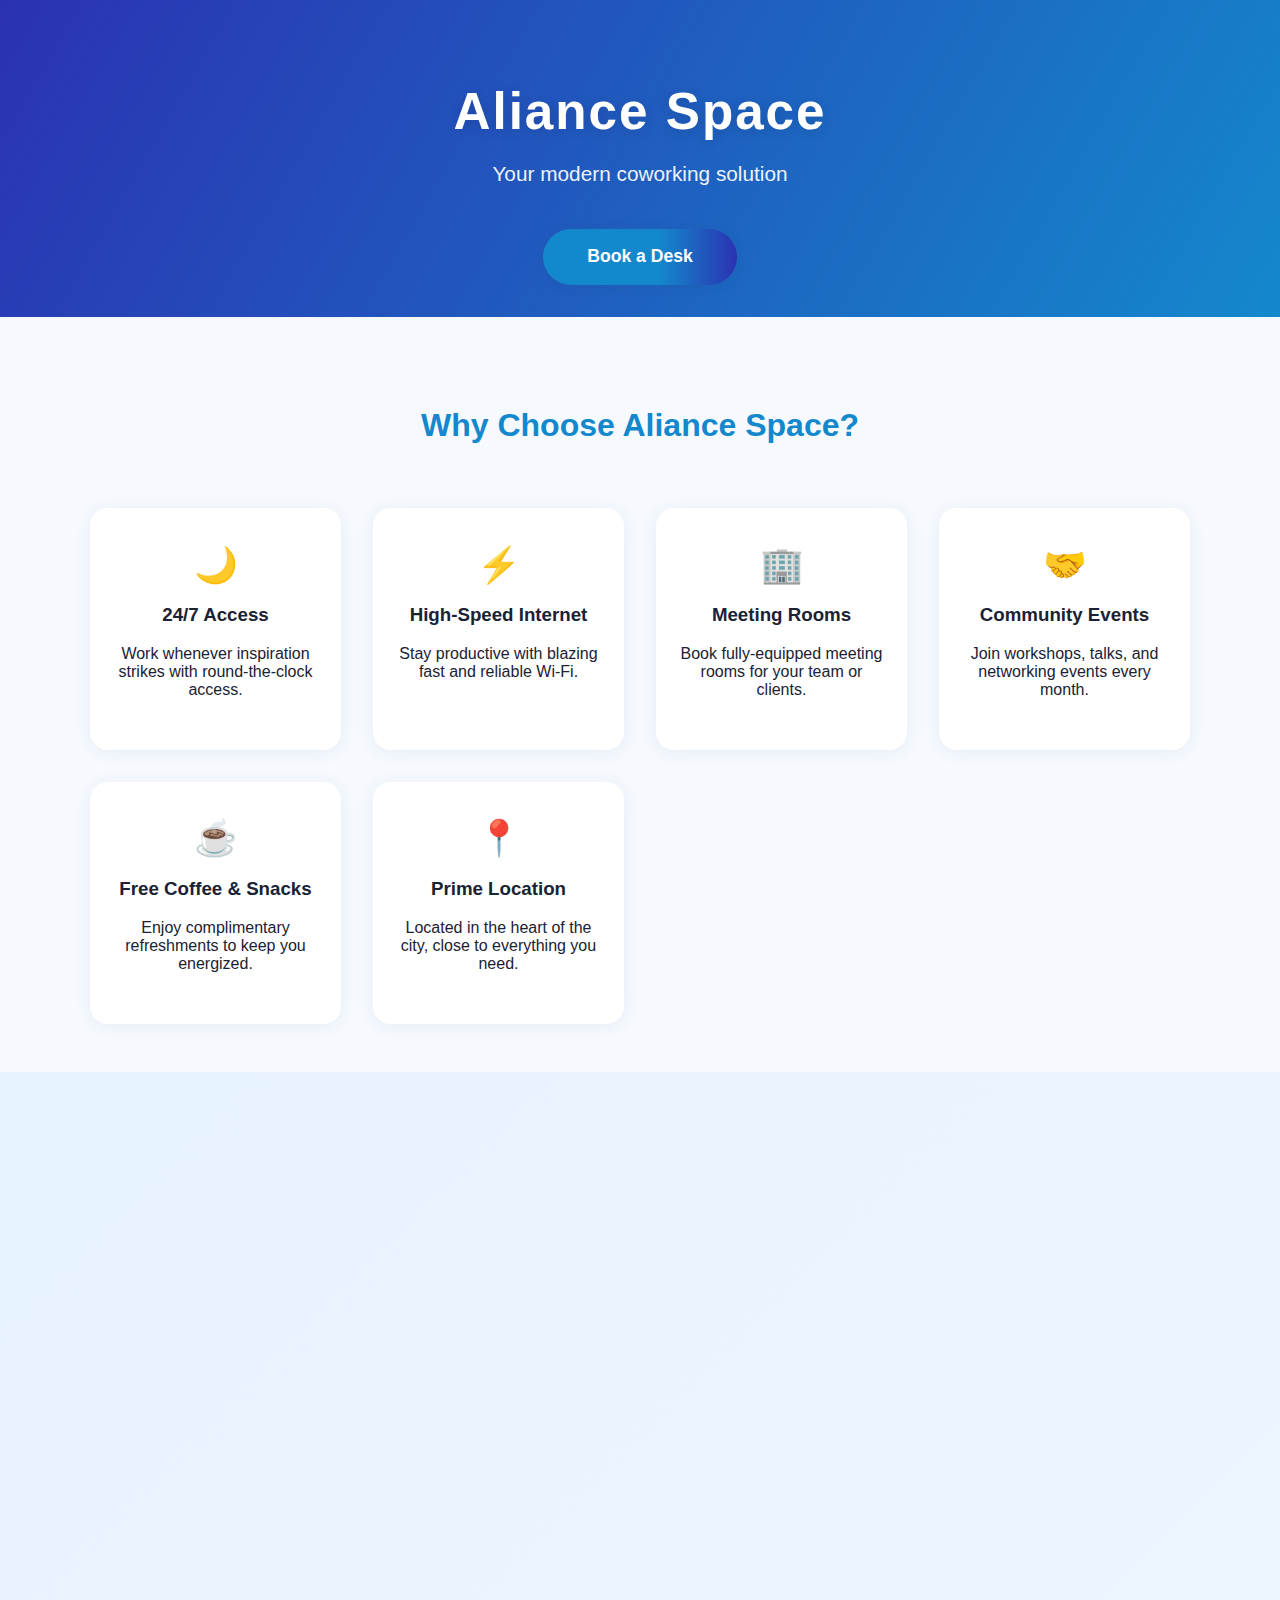
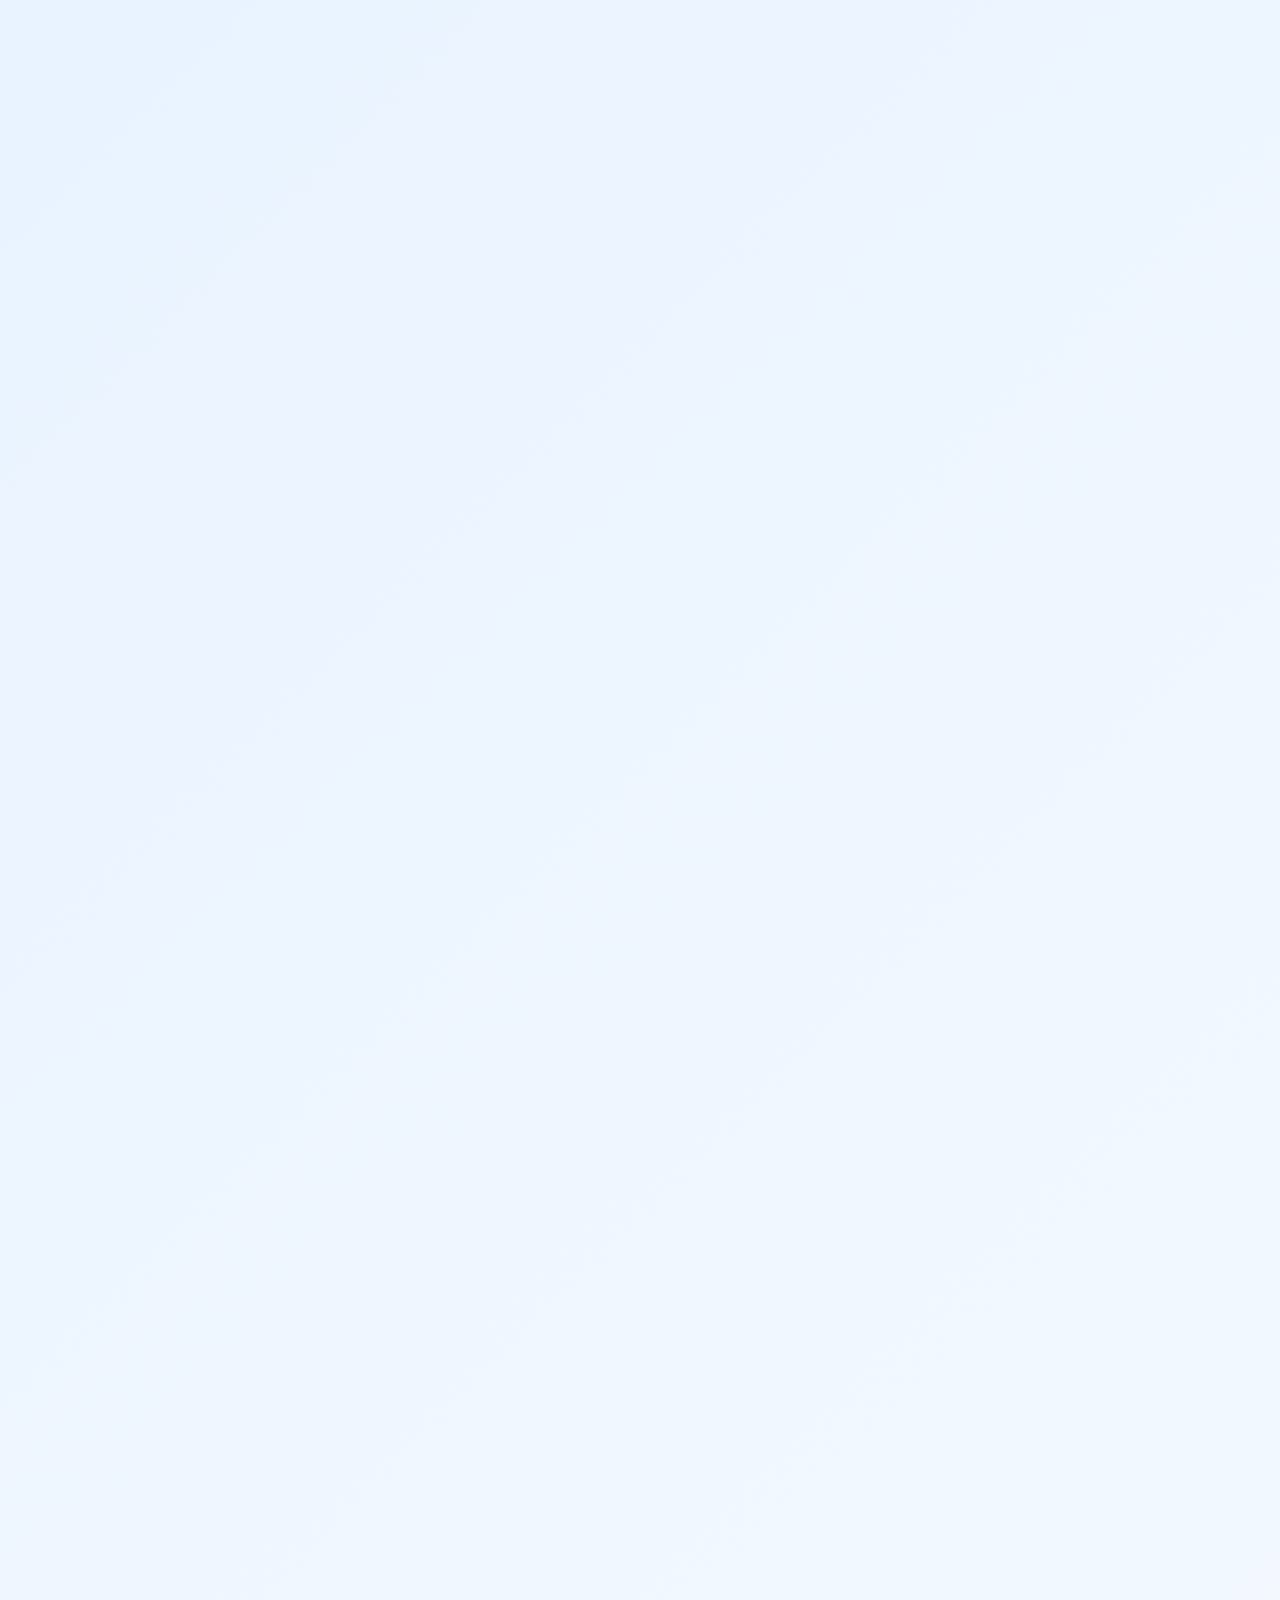
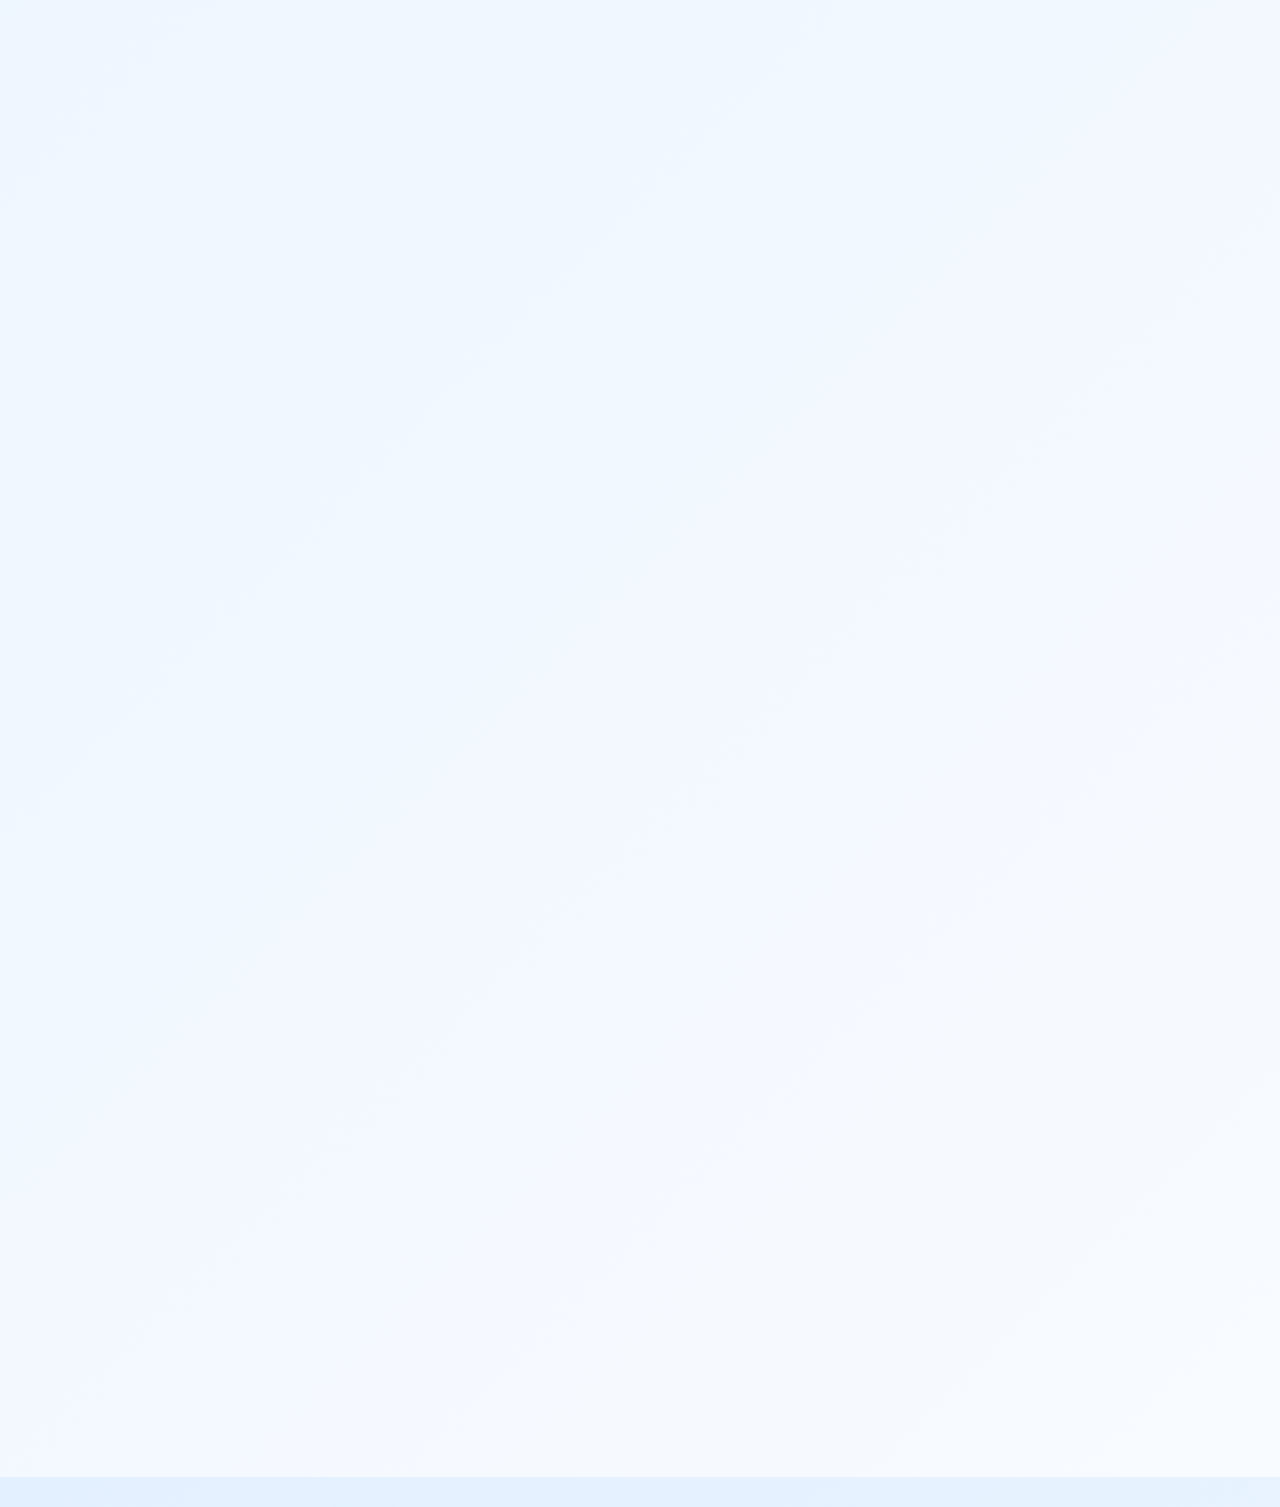
<file: index.html>
<!DOCTYPE html>
<html lang="en">
<head>
  <meta charset="UTF-8" />
  <meta name="viewport" content="width=device-width, initial-scale=1.0"/>
  <title>Aliance Space Coworking</title>
  <link rel="stylesheet" href="style.css" />
  <link rel="icon" type="image/avif" href="https://cdn.vectorstock.com/i/2000v/02/93/coworking-space-logo-template-sign-vector-46410293.avif" />
</head>
<body>
  <!-- Header -->
  <header class="fade-in-down">
    <div class="header-content">
      <h1>Aliance Space</h1>
      <p>Your modern coworking solution</p>
      <a href="booking.html" class="btn">Book a Desk</a>
    </div>
  </header>

  <!-- Features -->
  <section class="features fade-in-up">
    <h2>Why Choose Aliance Space?</h2>
    <div class="features-grid">
      <div class="feature card-hover">
        <span class="feature-icon">🌙</span>
        <h3>24/7 Access</h3>
        <p>Work whenever inspiration strikes with round-the-clock access.</p>
      </div>
      <div class="feature card-hover">
        <span class="feature-icon">⚡</span>
        <h3>High-Speed Internet</h3>
        <p>Stay productive with blazing fast and reliable Wi-Fi.</p>
      </div>
      <div class="feature card-hover">
        <span class="feature-icon">🏢</span>
        <h3>Meeting Rooms</h3>
        <p>Book fully-equipped meeting rooms for your team or clients.</p>
      </div>
      <div class="feature card-hover">
        <span class="feature-icon">🤝</span>
        <h3>Community Events</h3>
        <p>Join workshops, talks, and networking events every month.</p>
      </div>
      <div class="feature card-hover">
        <span class="feature-icon">☕</span>
        <h3>Free Coffee & Snacks</h3>
        <p>Enjoy complimentary refreshments to keep you energized.</p>
      </div>
      <div class="feature card-hover">
        <span class="feature-icon">📍</span>
        <h3>Prime Location</h3>
        <p>Located in the heart of the city, close to everything you need.</p>
      </div>
    </div>
  </section>


  <!-- Gallery -->
  <section id="gallery" class="fade-in">
    <h2>Our Space</h2>
    <div class="gallery-images">
      <img src="Images/56r8ws.jpg" alt="Workspace 1" class="img-zoom">
      <img src="Images/5z4fbm.jpg" alt="Workspace 2" class="img-zoom">
      <img src="Images/bje56a.jpg" alt="Workspace 3" class="img-zoom">
      <img src="Images/c3hejp.jpg" alt="Workspace 4" class="img-zoom">
      <img src="Images/g6w45t.jpg" alt="Workspace 5" class="img-zoom">
      <img src="Images/kwqmac.jpg" alt="Workspace 6" class="img-zoom">
      <img src="Images/ndzzey.jpg" alt="Workspace 7" class="img-zoom">
      <img src="Images/wypmkv.jpg" alt="Workspace 8" class="img-zoom">
    </div>
  </section>

  <!-- Pricing -->
  <section class="pricing fade-in-up">
    <h2>Flexible Plans</h2>
    <div class="pricing-grid">
      <div class="plan card-hover">
        <h3>Day Pass</h3>
        <p class="price">₹1000/day</p>
        <ul>
          <li>Access to open workspace</li>
          <li>High-speed Wi-Fi</li>
          <li>Free coffee & snacks</li>
        </ul>
        <a href="booking.html" class="btn">Book Now</a>
      </div>
      <div class="plan popular card-hover">
        <div class="badge">Most Popular</div>
        <h3>Monthly</h3>
        <p class="price">₹16,000/month</p>
        <ul>
          <li>24/7 workspace access</li>
          <li>Meeting room credits</li>
          <li>Community events</li>
        </ul>
        <a href="booking.html" class="btn">Book Now</a>
      </div>
      <div class="plan card-hover">
        <h3>Team Suite</h3>
        <p class="price">Custom</p>
        <ul>
          <li>Private office</li>
          <li>Custom amenities</li>
          <li>Dedicated support</li>
        </ul>
        <a href="booking.html" class="btn">Contact Us</a>
      </div>
    </div>
  </section>

  <!-- About -->
  <section class="about fade-in">
    <h2>About Us</h2>
    <p>
      At Aliance Space, we believe in creating a workspace that inspires creativity and collaboration.<br>
      Our mission is to provide a flexible and vibrant environment where individuals and teams can thrive.
    </p>
    <a href="about.html" class="btn">Learn More</a>
  </section>

  <!-- Services -->
  <section class="services fade-in-up">
    <h2>Our Services</h2>
    <div class="services-grid">
      <div class="service card-hover">
        <span class="service-icon">💼</span>
        <h3>Hot Desks</h3>
        <p>Flexible seating arrangements for individuals and teams.</p>
      </div>
      <div class="service card-hover">
        <span class="service-icon">🪑</span>
        <h3>Dedicated Desks</h3>
        <p>Your own personal workspace with all the amenities.</p>
      </div>
      <div class="service card-hover">
        <span class="service-icon">🏢</span>
        <h3>Private Offices</h3>
        <p>Secure and private spaces for your team to work.</p>
      </div>
      <div class="service card-hover">
        <span class="service-icon">🎤</span>
        <h3>Event Spaces</h3>
        <p>Host your next event in our versatile spaces.</p>
      </div>
    </div>
  </section>

  <!-- Testimonials -->
  <section class="testimonials fade-in">
    <h2>What Our Members Say</h2>
    <div class="testimonials-grid">
      <div class="testimonial card-hover">
        <p>"Aliance Space has transformed the way I work. The community is amazing!"</p>
        <span>- Priya S.</span>
      </div>
      <div class="testimonial card-hover">
        <p>"Great location, fast internet, and the coffee is always fresh."</p>
        <span>- Rahul M.</span>
      </div>
      <div class="testimonial card-hover">
        <p>"The events and networking opportunities helped me grow my business."</p>
        <span>- Anjali K.</span>
      </div>
    </div>
  </section>

  <!-- Contact -->
  <section id="contact" class="fade-in-up">
    <h2>Contact Us</h2>
    <form id="contact-form">
      <input type="text" name="name" placeholder="Your Name" required />
      <input type="email" name="email" placeholder="Your Email" required />
      <input type="tel" name="phone" placeholder="Phone Number" required />
      <textarea name="reason" placeholder="Your Message" required></textarea>
      <button type="submit">Send</button>
    </form>
  </section>

  <!-- Footer -->
  <footer class="fade-in">
    <p>© 2025 Aliance Space. All rights reserved.</p>
    <p>
      <a href="mailto:rohanjoon448@gmail.com" style="color: #fff;">rohanjoon448@gmail.com</a> |
      <span style="color: #fff;">+91 8810269276</span>
    </p>
    <p>
      Najafgarh New Delhi, India
    </p>
  </footer>

  <!-- Animations and Gallery Script -->
  <script>
    // Simple fade-in on scroll for sections
    const faders = document.querySelectorAll('.fade-in, .fade-in-up, .fade-in-down');
    const appearOptions = { threshold: 0.15 };
    const appearOnScroll = new IntersectionObserver(function(entries, observer) {
      entries.forEach(entry => {
        if (!entry.isIntersecting) return;
        entry.target.classList.add('appear');
        observer.unobserve(entry.target);
      });
    }, appearOptions);
    faders.forEach(fader => appearOnScroll.observe(fader));
  </script>
  <script src="gallery.js"></script>
  <script src="contact.js"></script>
</body>
</html>
</file>
<file: style.css>
body {
  font-family: 'Inter', 'Segoe UI', Arial, sans-serif;
  background: linear-gradient(135deg, #e3f0ff 0%, #f8fbff 100%);
  color: #1a2233;
  margin: 0;
  padding: 0;
  scroll-behavior: smooth;
}

header {
  background: linear-gradient(120deg, #2b32b2 0%, #1488cc 100%);
  color: #fff;
  padding: 3em 0 2em 0;
  text-align: center;
  position: relative;
  overflow: hidden;
  box-shadow: 0 4px 24px rgba(44, 62, 80, 0.08);
}

.header-content h1 {
  font-size: 3.2em;
  margin-bottom: 0.2em;
  letter-spacing: 2px;
  font-weight: 900;
  text-shadow: 0 2px 12px rgba(0,0,0,0.13);
}

.header-content p {
  font-size: 1.3em;
  margin-bottom: 1.2em;
  opacity: 0.92;
  font-weight: 500;
}

.btn {
  display: inline-block;
  background: linear-gradient(90deg, #1488cc 60%, #2b32b2 100%);
  color: #fff;
  padding: 1em 2.5em;
  border-radius: 30px;
  text-decoration: none;
  font-weight: 700;
  font-size: 1.1em;
  transition: background 0.2s, transform 0.2s, box-shadow 0.2s;
  margin-top: 1em;
  border: none;
  cursor: pointer;
  box-shadow: 0 2px 12px rgba(44, 62, 80, 0.10);
}

.btn:hover, .plan.popular .btn {
  background: linear-gradient(90deg, #2b32b2 60%, #1488cc 100%);
  transform: translateY(-2px) scale(1.04);
  box-shadow: 0 6px 24px rgba(44, 62, 80, 0.13);
}

.hero {
  background: linear-gradient(120deg, #e0eafc 0%, #cfdef3 100%);
  text-align: center;
  padding: 4em 1em 3em 1em;
}

.hero h2 {
  font-size: 2.7em;
  margin-bottom: 0.5em;
  font-weight: 800;
  color: #2b32b2;
}

.hero-btn {
  margin-top: 1.5em;
}

.features {
  background: #f6faff;
  padding: 4em 1em 3em 1em;
  text-align: center;
}

.features h2 {
  margin-bottom: 2em;
  font-size: 2em;
  font-weight: 800;
  color: #1488cc;
}

.features-grid {
  display: grid;
  grid-template-columns: repeat(auto-fit, minmax(220px, 1fr));
  gap: 2em;
  max-width: 1100px;
  margin: 0 auto;
}

.feature {
  background: #fff;
  border-radius: 18px;
  box-shadow: 0 2px 18px rgba(44, 62, 80, 0.07);
  padding: 2.2em 1.2em;
  transition: transform 0.25s, box-shadow 0.25s;
  position: relative;
  overflow: hidden;
}

.feature-icon {
  font-size: 2.2em;
  margin-bottom: 0.5em;
  display: block;
}

.card-hover:hover {
  transform: translateY(-8px) scale(1.04);
  box-shadow: 0 8px 32px rgba(44, 62, 80, 0.13);
  z-index: 2;
}

#gallery {
  background: linear-gradient(120deg, #e0eafc 0%, #cfdef3 100%);
  padding: 4em 1em 3em 1em;
  text-align: center;
}

#gallery h2 {
  font-size: 2em;
  font-weight: 800;
  color: #2b32b2;
}

.gallery-images {
  display: flex;
  justify-content: center;
  gap: 2em;
  flex-wrap: wrap;
  margin-top: 2em;
}

.gallery-images img {
  width: 320px;
  height: 200px;
  object-fit: cover;
  border-radius: 16px;
  box-shadow: 0 2px 18px rgba(44, 62, 80, 0.09);
  transition: transform 0.3s, box-shadow 0.3s;
  cursor: pointer;
  border: 3px solid #fff;
}

.img-zoom:hover {
  transform: scale(1.08) rotate(-1deg);
  box-shadow: 0 8px 32px rgba(44, 62, 80, 0.13);
  border-color: #1488cc;
}

.pricing {
  background: #f6faff;
  padding: 4em 1em 3em 1em;
  text-align: center;
}

.pricing h2 {
  font-size: 2em;
  font-weight: 800;
  color: #1488cc;
}

.pricing-grid {
  display: grid;
  grid-template-columns: repeat(auto-fit, minmax(260px, 1fr));
  gap: 2em;
  max-width: 900px;
  margin: 0 auto;
}

.plan {
  background: #fff;
  border-radius: 18px;
  box-shadow: 0 2px 18px rgba(44, 62, 80, 0.07);
  padding: 2.2em 1.2em;
  position: relative;
  transition: transform 0.25s, box-shadow 0.25s;
}

.plan.popular {
  border: 2px solid #1488cc;
  box-shadow: 0 4px 24px rgba(44, 62, 80, 0.13);
}

.plan h3 {
  margin-top: 0;
  font-size: 1.3em;
}

.price {
  font-size: 2em;
  color: #1488cc;
  margin: 0.5em 0 1em 0;
  font-weight: 700;
}

.plan ul {
  list-style: none;
  padding: 0;
  margin: 1em 0 2em 0;
}

.plan ul li {
  margin-bottom: 0.7em;
}

.badge {
  position: absolute;
  top: -18px;
  right: 18px;
  background: #1488cc;
  color: #fff;
  padding: 0.4em 1em;
  border-radius: 20px;
  font-size: 0.95em;
  font-weight: 700;
  box-shadow: 0 2px 8px rgba(44, 62, 80, 0.13);
  letter-spacing: 1px;
}

.testimonials {
  background: #fff;
  padding: 4em 1em 3em 1em;
  text-align: center;
}

.testimonials h2 {
  font-size: 2em;
  font-weight: 800;
  color: #2b32b2;
}

.testimonials-grid {
  display: grid;
  grid-template-columns: repeat(auto-fit, minmax(260px, 1fr));
  gap: 2em;
  max-width: 900px;
  margin: 0 auto;
}

.testimonial {
  background: #f6faff;
  border-radius: 18px;
  padding: 2.2em 1.2em;
  font-style: italic;
  box-shadow: 0 2px 18px rgba(44, 62, 80, 0.05);
  transition: transform 0.25s, box-shadow 0.25s;
}

.testimonial span {
  display: block;
  margin-top: 1em;
  font-style: normal;
  color: #1488cc;
  font-weight: 600;
}

/* ...existing code... */

.about {
  background: linear-gradient(120deg, #f6faff 0%, #e3f0ff 100%);
  padding: 4em 1em 3em 1em;
  text-align: center;
  border-radius: 24px;
  margin: 3em auto 3em auto;
  max-width: 900px;
  box-shadow: 0 4px 32px rgba(44, 62, 80, 0.08);
  position: relative;
  overflow: hidden;
  transition: box-shadow 0.4s, transform 0.4s;
  z-index: 1;
}

.about h2 {
  font-size: 2.2em;
  font-weight: 800;
  color: #1488cc;
  margin-bottom: 0.7em;
  letter-spacing: 1px;
  position: relative;
  z-index: 2;
}

.about p {
  font-size: 1.25em;
  color: #1a2233;
  line-height: 1.7;
  margin-bottom: 2em;
  max-width: 700px;
  margin-left: auto;
  margin-right: auto;
  position: relative;
  z-index: 2;
}

.about .btn {
  font-size: 1.1em;
  padding: 0.8em 2.2em;
  margin-top: 0.5em;
  z-index: 2;
  position: relative;
}

.about::before,
.about::after {
  content: "";
  position: absolute;
  border-radius: 50%;
  z-index: 1;
  opacity: 0.18;
}
.about::before {
  top: -60px;
  left: -60px;
  width: 180px;
  height: 180px;
  background: radial-gradient(circle, #1488cc 60%, transparent 100%);
  animation: about-bubble 6s infinite alternate;
}
.about::after {
  bottom: -60px;
  right: -60px;
  width: 180px;
  height: 180px;
  background: radial-gradient(circle, #2b32b2 60%, transparent 100%);
  animation: about-bubble 7s infinite alternate-reverse;
}
@keyframes about-bubble {
  0% { transform: scale(1) translateY(0);}
  100% { transform: scale(1.15) translateY(20px);}
}

/* Services Section */
.services {
  background: #fff;
  padding: 4em 1em 3em 1em;
  text-align: center;
}

.services h2 {
  font-size: 2em;
  font-weight: 800;
  color: #1488cc;
  margin-bottom: 2em;
}

.services-grid {
  display: grid;
  grid-template-columns: repeat(auto-fit, minmax(220px, 1fr));
  gap: 2em;
  max-width: 1100px;
  margin: 0 auto;
}

.service {
  background: #f6faff;
  border-radius: 16px;
  box-shadow: 0 2px 16px rgba(44, 62, 80, 0.07);
  padding: 2.2em 1.2em;
  transition: transform 0.25s, box-shadow 0.25s;
  position: relative;
  overflow: hidden;
}

.service-icon {
  font-size: 2.2em;
  margin-bottom: 0.5em;
  display: block;
  color: #2b32b2;
}

.card-hover:hover {
  transform: translateY(-8px) scale(1.04);
  box-shadow: 0 8px 32px rgba(44, 62, 80, 0.13);
  z-index: 2;
}

/* Location Section */
.location {
  background: linear-gradient(120deg, #e0eafc 0%, #cfdef3 100%);
  padding: 4em 1em 3em 1em;
  text-align: center;
  border-radius: 24px;
  margin: 3em auto 3em auto;
  max-width: 900px;
  box-shadow: 0 4px 32px rgba(44, 62, 80, 0.08);
  position: relative;
}

.location h2 {
  font-size: 2em;
  font-weight: 800;
  color: #2b32b2;
  margin-bottom: 0.7em;
}

.location p {
  font-size: 1.15em;
  color: #1a2233;
  margin-bottom: 2em;
}

#map {
  width: 100%;
  height: 320px;
  border-radius: 16px;
  box-shadow: 0 2px 18px rgba(44, 62, 80, 0.09);
  margin: 0 auto;
  max-width: 700px;
}

/* ...existing code... */

#contact {
  background: linear-gradient(120deg, #e0eafc 0%, #cfdef3 100%);
  padding: 4em 1em 3em 1em;
  text-align: center;
}

#contact h2 {
  font-size: 2em;
  font-weight: 800;
  color: #2b32b2;
}

#contact-form {
  max-width: 500px;
  margin: 0 auto;
  text-align: left;
}

#contact-form input,
#contact-form textarea {
  width: 100%;
  padding: 1em;
  margin: 0.7em 0;
  border: 1.5px solid #dbeafe;
  border-radius: 10px;
  font-size: 1em;
  background: #fff;
  transition: border 0.2s;
}

#contact-form input:focus,
#contact-form textarea:focus {
  border: 1.5px solid #1488cc;
  outline: none;
}

#contact-form button {
  width: 100%;
  padding: 1.1em;
  background: linear-gradient(90deg, #1488cc 60%, #2b32b2 100%);
  color: #fff;
  border: none;
  border-radius: 10px;
  font-size: 1.1em;
  font-weight: bold;
  cursor: pointer;
  margin-top: 1em;
  transition: background 0.2s, transform 0.2s;
}

#contact-form button:hover {
  background: linear-gradient(90deg, #2b32b2 60%, #1488cc 100%);
  transform: translateY(-2px) scale(1.03);
}

footer {
  background: #2b32b2;
  color: #fff;
  text-align: center;
  padding: 2em 0 1em 0;
  font-size: 1em;
}

footer a {
  color: #fff;
  text-decoration: underline;
}

@media (max-width: 900px) {
  .gallery-images img,
  .features-grid,
  .pricing-grid,
  .testimonials-grid {
    width: 100%;
    flex-direction: column;
    grid-template-columns: 1fr !important;
  }
  .gallery-images {
    flex-direction: column;
    align-items: center;
  }
}

/* Animations */
.fade-in, .fade-in-up, .fade-in-down {
  opacity: 0;
  transform: translateY(30px);
  transition: opacity 0.8s cubic-bezier(.4,0,.2,1), transform 0.8s cubic-bezier(.4,0,.2,1);
}

.fade-in-down {
  transform: translateY(-30px);
}

.fade-in.appear, .fade-in-up.appear, .fade-in-down.appear {
  opacity: 1;
  transform: translateY(0);
}

/* --- Booking Page Styles --- */
.booking-section {
  display: flex;
  flex-wrap: wrap;
  justify-content: center;
  align-items: stretch;
  gap: 3em;
  padding: 4em 1em 3em 1em;
  background: linear-gradient(120deg, #e0eafc 0%, #cfdef3 100%);
  min-height: 70vh;
}

.booking-card {
  background: #fff;
  border-radius: 20px;
  box-shadow: 0 4px 32px rgba(44, 62, 80, 0.10);
  padding: 2.5em 2em 2em 2em;
  max-width: 420px;
  width: 100%;
  display: flex;
  flex-direction: column;
  justify-content: center;
  animation: float-in 1.2s cubic-bezier(.4,0,.2,1);
}

.booking-card h2 {
  color: #1488cc;
  font-size: 1.7em;
  font-weight: 800;
  margin-bottom: 1.2em;
  text-align: center;
}

.form-group {
  margin-bottom: 1.3em;
  display: flex;
  flex-direction: column;
}

.form-group label {
  font-weight: 600;
  color: #2b32b2;
  margin-bottom: 0.4em;
  font-size: 1.05em;
}

.form-group input {
  padding: 0.9em;
  border: 1.5px solid #dbeafe;
  border-radius: 8px;
  font-size: 1em;
  background: #f6faff;
  transition: border 0.2s;
}

.form-group input:focus {
  border: 1.5px solid #1488cc;
  outline: none;
}

.booking-message {
  margin-top: 1.5em;
  text-align: center;
  color: #1488cc;
  font-weight: 700;
  font-size: 1.1em;
  opacity: 0;
  transition: opacity 0.5s;
}

.booking-message.show {
  opacity: 1;
  animation: fadeInScale 0.7s;
}

@keyframes fadeInScale {
  from { opacity: 0; transform: scale(0.95);}
  to { opacity: 1; transform: scale(1);}
}

.booking-visual {
  display: flex;
  flex-direction: column;
  align-items: center;
  justify-content: center;
  max-width: 350px;
  width: 100%;
  margin-top: 2em;
  animation: float-in 1.5s cubic-bezier(.4,0,.2,1);
}

.booking-visual img {
  width: 100%;
  max-width: 340px;
  border-radius: 18px;
  box-shadow: 0 4px 32px rgba(44, 62, 80, 0.13);
  margin-bottom: 1.2em;
  transition: transform 0.3s;
}

.booking-visual img:hover {
  transform: scale(1.04) rotate(-1deg);
}

.booking-note {
  font-size: 1.08em;
  color: #2b32b2;
  background: #e3f0ff;
  padding: 1em 1.5em;
  border-radius: 12px;
  box-shadow: 0 2px 12px rgba(44, 62, 80, 0.06);
  text-align: center;
}

@media (max-width: 900px) {
  .booking-section {
    flex-direction: column;
    align-items: center;
    gap: 2em;
    padding: 2em 0.5em;
  }
  .booking-visual {
    margin-top: 0;
  }
}

/* Booking page animation */
@keyframes float-in {
  from { opacity: 0; transform: translateY(40px);}
  to { opacity: 1; transform: translateY(0);}
}

#lightbox {
  position: fixed;
  top: 0; left: 0; right: 0; bottom: 0;
  background: rgba(30,40,60,0.85);
  display: none;
  align-items: center;
  justify-content: center;
  z-index: 9999;
  flex-direction: column;
  animation: fadeIn 0.3s;
}
#lightbox img {
  max-width: 90vw;
  max-height: 80vh;
  border-radius: 16px;
  box-shadow: 0 8px 32px rgba(44,62,80,0.25);
  margin-bottom: 1em;
}
#lightbox-close {
  color: #fff;
  font-size: 2.5em;
  cursor: pointer;
  position: absolute;
  top: 30px;
  right: 50px;
  font-weight: bold;
  z-index: 10000;
  transition: color 0.2s;
}
#lightbox-close:hover {
  color: #1488cc;
}
@keyframes fadeIn {
  from { opacity: 0;}
  to { opacity: 1;}
}

/* --- Gallery Slider --- */
.gallery-slider {
  position: relative;
  width: 100%;
  max-width: 600px;
  margin: 2em auto 1em auto;
  display: flex;
  align-items: center;
  justify-content: center;
}
.main-img {
  width: 100%;
  max-width: 600px;
  height: 340px;
  object-fit: cover;
  border-radius: 18px;
  box-shadow: 0 4px 24px rgba(44, 62, 80, 0.13);
  transition: opacity 0.3s;
}
.gallery-arrow {
  position: absolute;
  top: 50%;
  transform: translateY(-50%);
  background: #1488cccc;
  color: #fff;
  border: none;
  border-radius: 50%;
  width: 44px;
  height: 44px;
  font-size: 2em;
  cursor: pointer;
  z-index: 2;
  transition: background 0.2s;
  opacity: 0.8;
}
.gallery-arrow.left { left: -22px; }
.gallery-arrow.right { right: -22px; }
.gallery-arrow:hover { background: #2b32b2; }

.gallery-thumbs {
  display: flex;
  justify-content: center;
  gap: 1em;
  margin-top: 1em;
  flex-wrap: wrap;
}
.thumb {
  width: 70px;
  height: 50px;
  object-fit: cover;
  border-radius: 8px;
  cursor: pointer;
  border: 2px solid transparent;
  transition: border 0.2s, transform 0.2s;
  opacity: 0.7;
}
.thumb.active,
.thumb:hover {
  border: 2px solid #1488cc;
  opacity: 1;
  transform: scale(1.08);
}

@media (max-width: 700px) {
  .main-img { height: 180px; }
  .gallery-slider { max-width: 98vw; }
  .gallery-thumbs { gap: 0.5em; }
  .thumb { width: 45px; height: 32px; }
}



/* --- Responsive Design for Booking Page --- */
/* ...existing code... */

.form-group select {
  padding: 0.9em;
  border: 1.5px solid #dbeafe;
  border-radius: 8px;
  font-size: 1em;
  background: #f6faff;
  transition: border 0.2s, box-shadow 0.2s;
  margin-bottom: 0.2em;
}

.form-group select:focus {
  border: 1.5px solid #1488cc;
  outline: none;
  box-shadow: 0 0 0 2px #1488cc33;
}

.booking-card {
  background: #fff;
  border-radius: 24px;
  box-shadow: 0 8px 32px rgba(44, 62, 80, 0.13);
  padding: 2.5em 2em 2em 2em;
  max-width: 440px;
  width: 100%;
  display: flex;
  flex-direction: column;
  justify-content: center;
  animation: float-in 1.2s cubic-bezier(.4,0,.2,1);
  position: relative;
  overflow: hidden;
}

.booking-card::before {
  content: "";
  position: absolute;
  top: -60px;
  left: -60px;
  width: 180px;
  height: 180px;
  background: radial-gradient(circle, #1488cc33 60%, transparent 100%);
  z-index: 1;
  animation: about-bubble 6s infinite alternate;
}

.booking-card::after {
  content: "";
  position: absolute;
  bottom: -60px;
  right: -60px;
  width: 180px;
  height: 180px;
  background: radial-gradient(circle, #2b32b233 60%, transparent 100%);
  z-index: 1;
  animation: about-bubble 7s infinite alternate-reverse;
}

@keyframes about-bubble {
  0% { transform: scale(1) translateY(0);}
  100% { transform: scale(1.15) translateY(20px);}
}

/* Animate form fields in */
.booking-card .form-group {
  opacity: 0;
  transform: translateY(30px);
  animation: fadeInUp 0.7s forwards;
}
.booking-card .form-group:nth-child(1) { animation-delay: 0.1s; }
.booking-card .form-group:nth-child(2) { animation-delay: 0.2s; }
.booking-card .form-group:nth-child(3) { animation-delay: 0.3s; }
.booking-card .form-group:nth-child(4) { animation-delay: 0.4s; }
.booking-card .form-group:nth-child(5) { animation-delay: 0.5s; }

@keyframes fadeInUp {
  to {
    opacity: 1;
    transform: translateY(0);
  }
}

/* ...existing code... */
</file>
